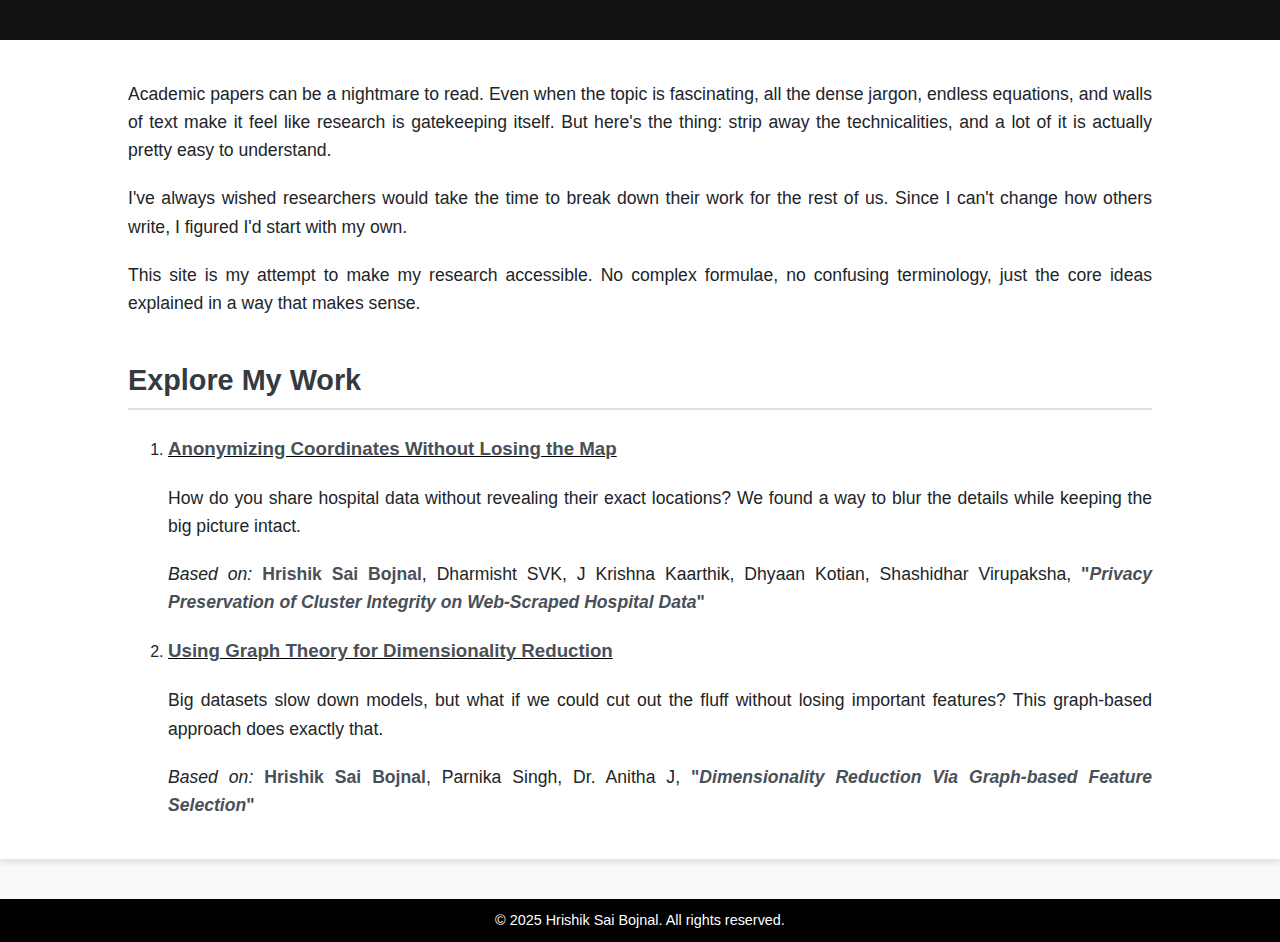
<file: index.html>
<!DOCTYPE html>
<html lang="en">

<head>
    <meta charset="UTF-8">
    <meta name="viewport" content="width=device-width, initial-scale=1.0">
    <meta name="description"
        content="Layman-friendly descriptions of Hrishik Sai Bojnal's published papers on data anonymization and dimensionality reduction.">
    <meta name="keywords"
        content="Hrishik Sai Bojnal, research, data anonymization, dimensionality reduction, graph theory, privacy, clustering">
    <meta name="author" content="Hrishik Sai Bojnal">
    <title>Unpacking My Research For Everyone</title>
    <link rel="stylesheet" href="styles.css">

    <meta property="og:title" content="Unpacking My Research For Everyone">
    <meta property="og:description"
        content="Layman-friendly descriptions of Hrishik Sai Bojnal's published papers on data anonymization and dimensionality reduction.">
    <meta property="og:type" content="website">
    <meta property="og:url" content="http://fringewidth.github.io/papers">
    <meta property="og:image" content="http://fringewidth.github.io/papers/img/hero-image.jpg">
</head>

<body>
    <header class="hero">
        <h1 style="display: none;">Unpacking My Research for Everyone</h1>
    </header>
    <main>
        <section>
            <p>Academic papers can be a nightmare to read. Even when the topic is fascinating, all the dense jargon,
                endless equations, and walls of text make it feel like research is gatekeeping itself. But here's the
                thing: strip away the technicalities, and a lot of it is actually pretty easy to understand.</p>
            <p>I've always wished researchers would take the time to break down their work for the rest of us. Since I
                can't change how others write, I figured I'd start with my own. </p>
            <p>This site is my attempt to make my
                research accessible. No complex formulae, no confusing terminology, just the core ideas explained in a
                way that makes sense.</p>

        </section>
        <section>
            <h2>Explore My Work</h2>
            <ol>
                <li>
                    <h3>
                        <a href="./Anonymize-Hospital-Locations.html">
                            <strong>Anonymizing Coordinates Without Losing the Map</strong></a>
                    </h3>
                    <p>How do you share hospital data without revealing their exact locations? We found a way to blur
                        the details while keeping the big picture intact.</p>
                    <p><em>Based on: </em> <strong>Hrishik Sai Bojnal</strong>, Dharmisht SVK, J Krishna Kaarthik,
                        Dhyaan
                        Kotian, Shashidhar Virupaksha, <strong>"<cite>Privacy Preservation of Cluster Integrity on
                                Web-Scraped Hospital Data</cite>"</strong></p>
                </li>
                <li>
                    <h3>
                        <a href="./Graph-Theory-Dimensionality-Reduction.html">
                            <strong>Using Graph Theory for Dimensionality Reduction</strong></a>
                    </h3>

                    <p>Big datasets slow down models, but what if we could cut out the fluff without losing important
                        features? This graph-based approach does exactly that.</p>
                    <p><em>Based on:</em> <strong>Hrishik Sai Bojnal</strong>, Parnika Singh, Dr. Anitha J,
                        <strong>"<cite>Dimensionality Reduction Via Graph-based Feature
                                Selection</cite>"</strong>
                    </p>
                </li>
            </ol>
        </section>
    </main>

    <footer>
        <p>&copy; 2025 Hrishik Sai Bojnal. All rights reserved.</p>
    </footer>
</body>

</html>
</file>
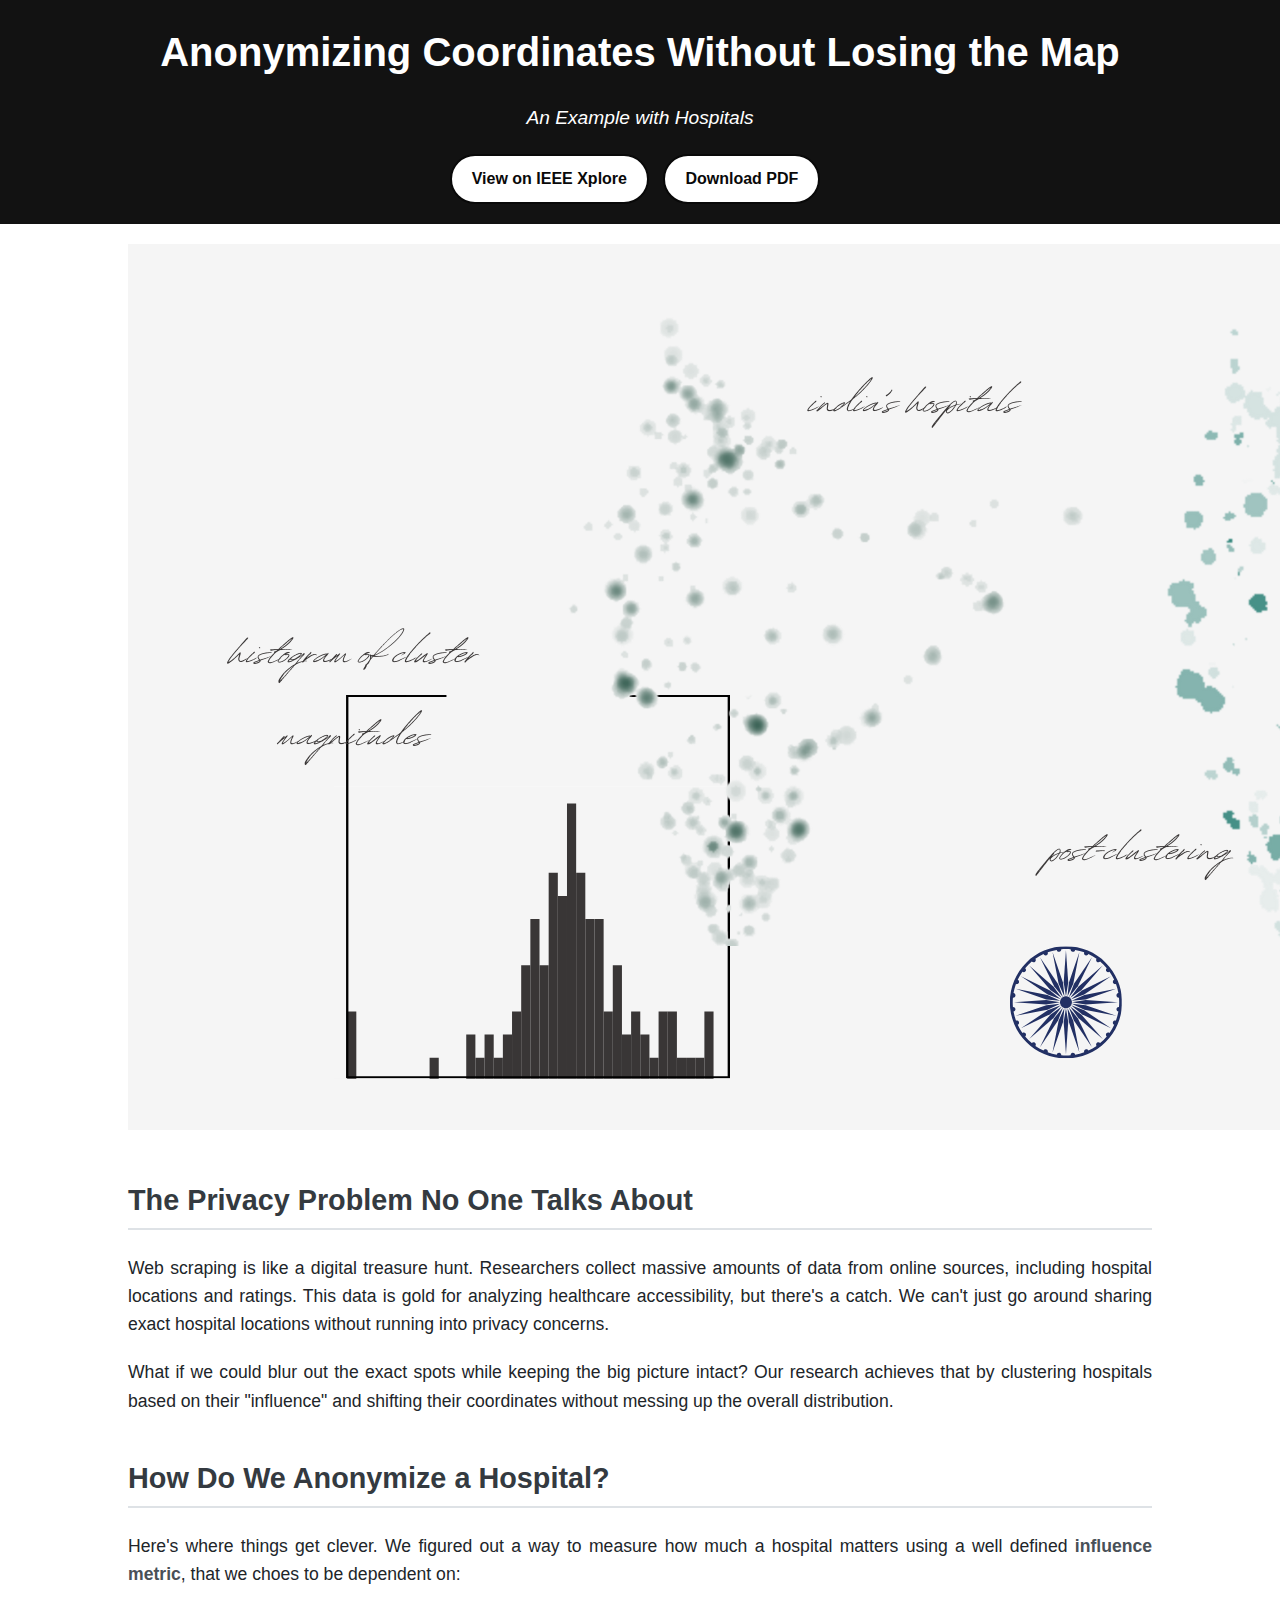
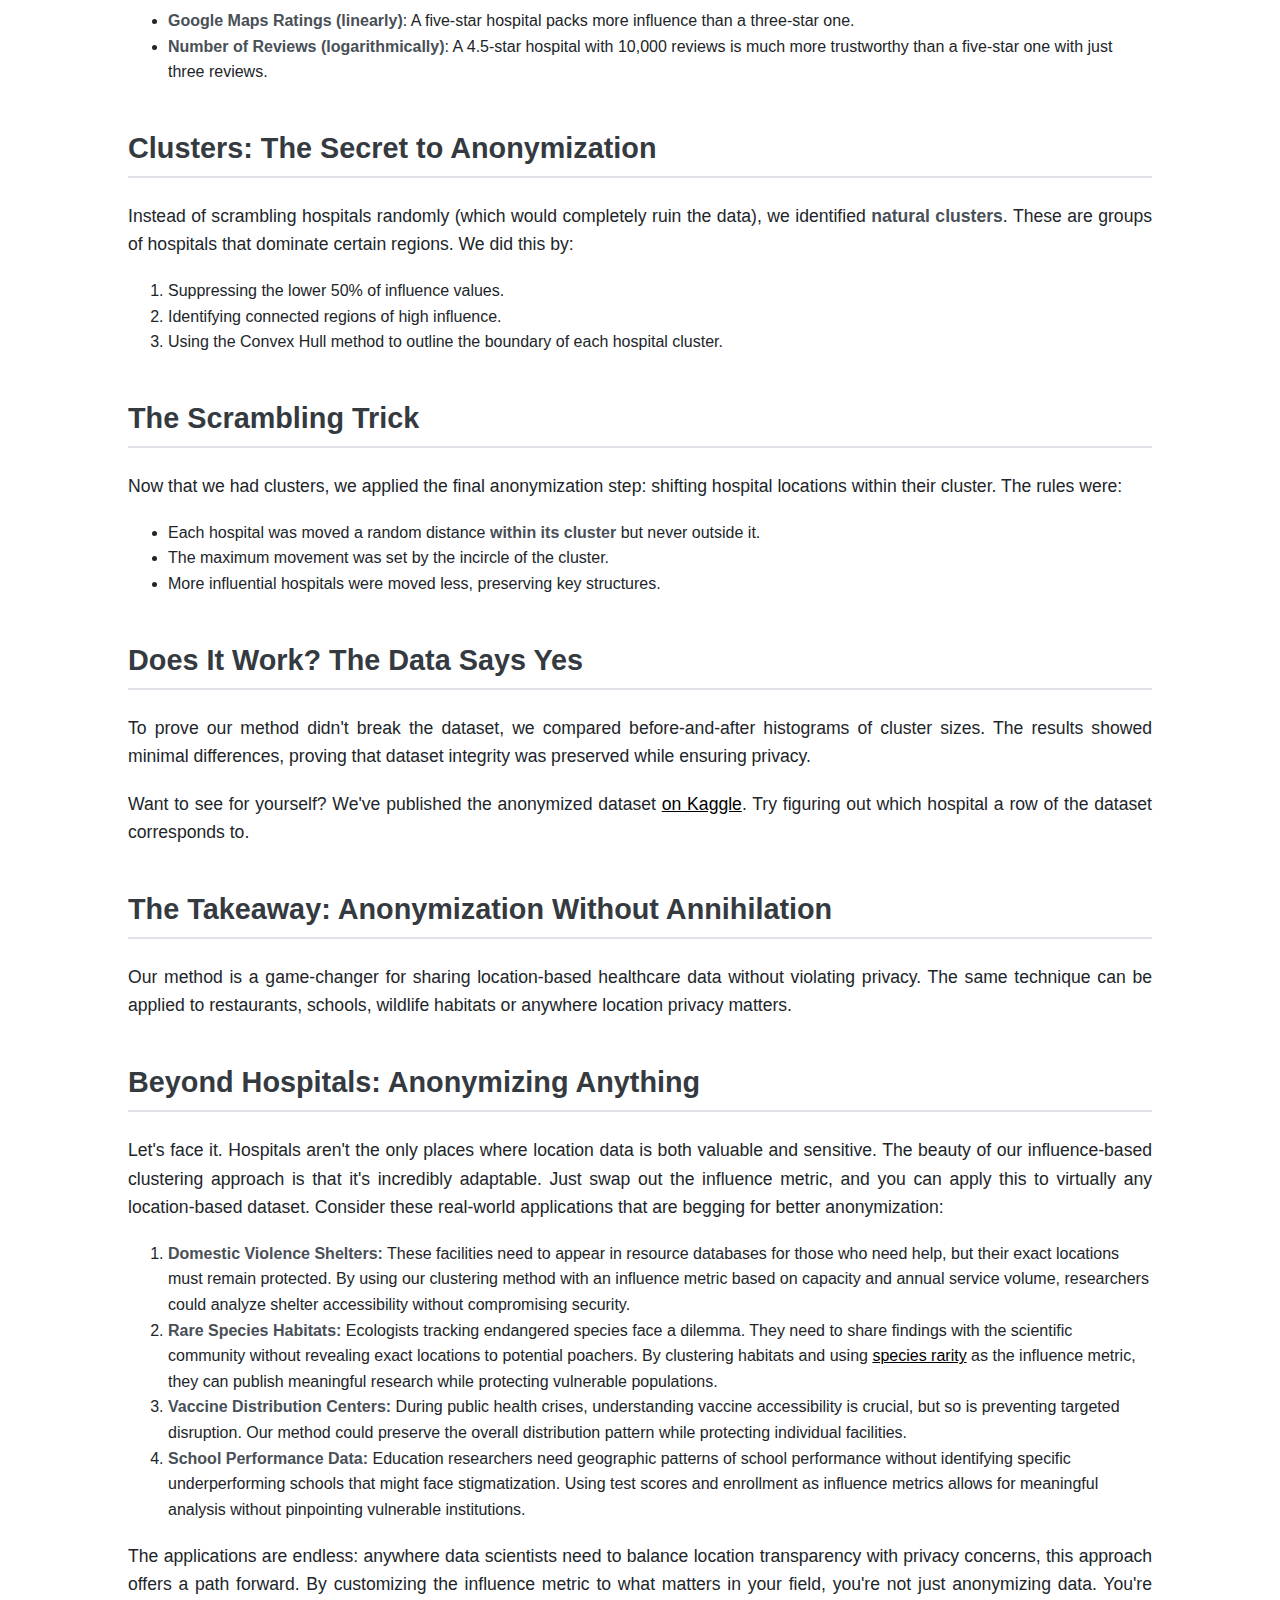
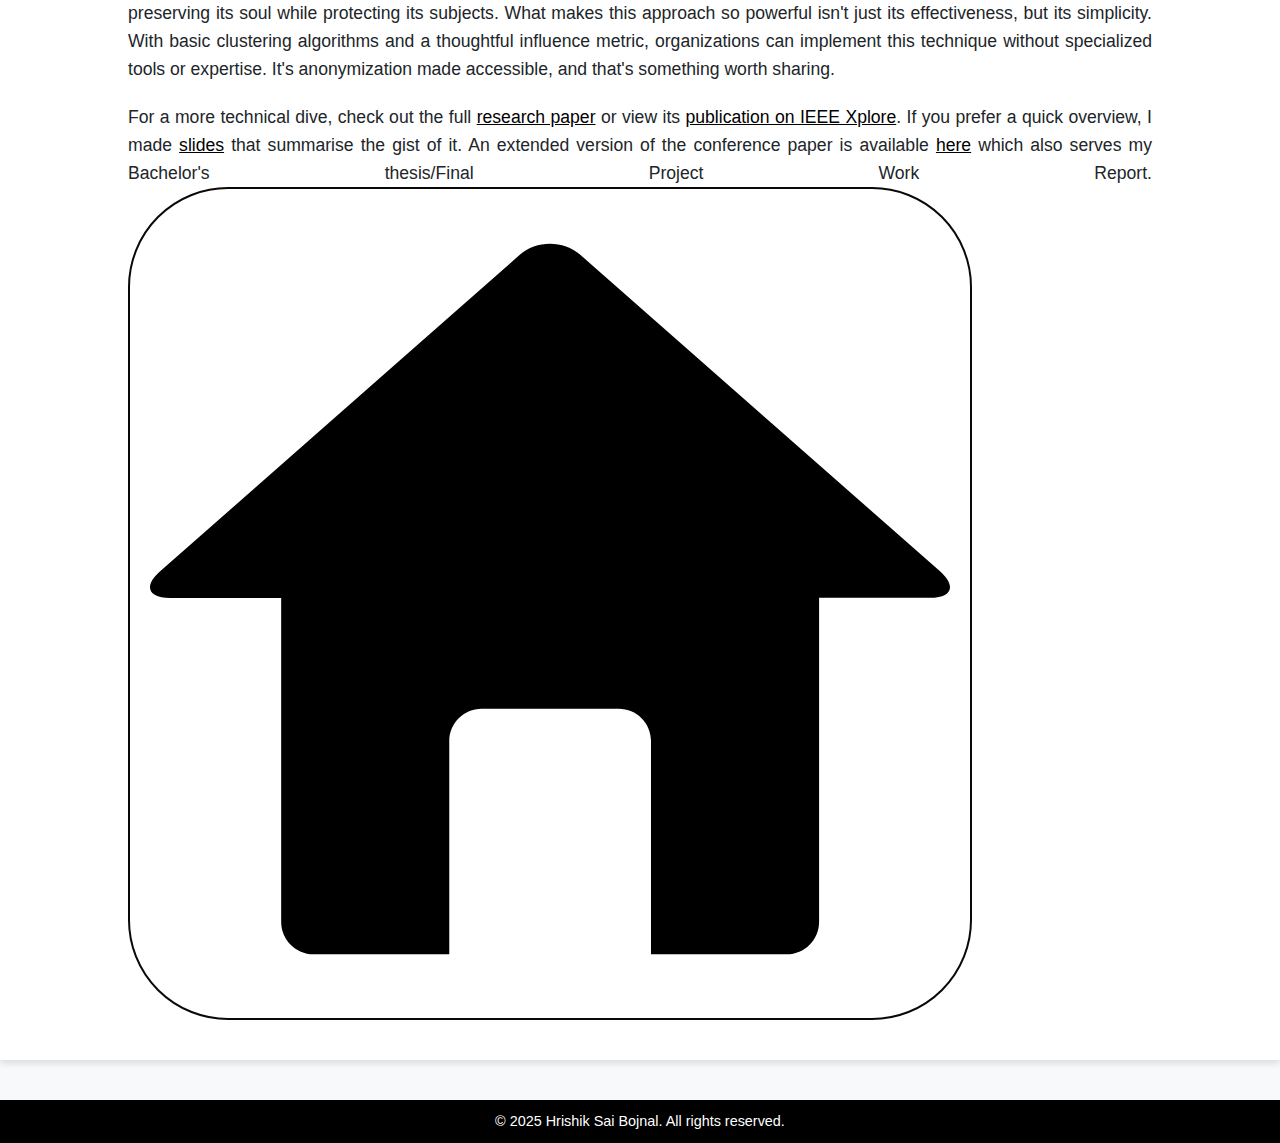
<file: Anonymize-Hospital-Locations.html>
<!DOCTYPE html>
<html lang="en">

<head>
    <meta charset="UTF-8">
    <meta name="viewport" content="width=device-width, initial-scale=1.0">
    <meta name="description"
        content="Explore how hospital locations can be anonymized without losing valuable geographic data using influence-based clustering.">
    <meta name="keywords" content="data anonymization, hospital data, location privacy, clustering, influence mapping">
    <meta name="author" content="Hrishik Sai Bojnal">
    <title>Scrambling Coordinates Without Losing the Map</title>
    <link rel="stylesheet" href="styles.css">
</head>

<body>
    <header>
        <h1>Anonymizing Coordinates Without Losing the Map</h1>
        <p class="subtitle">An Example with Hospitals</p>

        <div class="buttons">
            <a href="https://ieeexplore.ieee.org/document/10958977/" target="_blank" class="standing button">View on
                IEEE
                Xplore</a>
            <a href="./pdf/Privacy_Preservation_of_Cluster_Integrity_on_Web-Scraped_Hospital_Data.pdf" target="_blank"
                class="standing button">Download PDF</a>
        </div>
    </header>

    <main>
        <section>
            <img src="./img/anonymizing-hospitals.png" alt="Anonymize locations of anything by clustering">
            <h2>The Privacy Problem No One Talks About</h2>
            <p>Web scraping is like a digital treasure hunt. Researchers collect massive amounts of data from online
                sources, including hospital locations and ratings. This data is gold for analyzing healthcare
                accessibility, but there's a catch. We can't just go around sharing exact hospital locations without
                running into privacy concerns.</p>
            <p>What if we could blur out the exact spots while keeping the big picture intact? Our research achieves
                that by clustering hospitals based on their "influence" and shifting their coordinates without messing
                up the overall distribution.</p>
        </section>

        <section>
            <h2>How Do We Anonymize a Hospital?</h2>
            <p>Here's where things get clever. We figured out a way to measure how much a hospital matters using a well
                defined <strong>influence metric</strong>, that we choes to be dependent on:</p>
            <ul>
                <li><strong>Google Maps Ratings (linearly)</strong>: A five-star hospital packs more influence than a
                    three-star one.</li>
                <li><strong>Number of Reviews (logarithmically)</strong>: A 4.5-star hospital with 10,000 reviews is
                    much more trustworthy than a five-star one with just three reviews.</li>
            </ul>
        </section>

        <section>
            <h2>Clusters: The Secret to Anonymization</h2>
            <p>Instead of scrambling hospitals randomly (which would completely ruin the data), we identified
                <strong>natural clusters</strong>. These are groups of hospitals that dominate certain regions. We did
                this by:
            </p>
            <ol>
                <li>Suppressing the lower 50% of influence values.</li>
                <li>Identifying connected regions of high influence.</li>
                <li>Using the Convex Hull method to outline the boundary of each hospital cluster.</li>
            </ol>
        </section>

        <section>
            <h2>The Scrambling Trick</h2>
            <p>Now that we had clusters, we applied the final anonymization step: shifting hospital locations within
                their cluster. The rules were:</p>
            <ul>
                <li>Each hospital was moved a random distance <strong>within its cluster</strong> but never outside it.
                </li>
                <li>The maximum movement was set by the incircle of the cluster.</li>
                <li>More influential hospitals were moved less, preserving key structures.</li>
            </ul>
        </section>

        <section>
            <h2>Does It Work? The Data Says Yes</h2>
            <p>To prove our method didn't break the dataset, we compared before-and-after histograms of cluster sizes.
                The results showed minimal differences, proving that dataset integrity was preserved while ensuring
                privacy.</p>

            <p>Want to see for yourself? We've published the anonymized dataset
                <a href="https://www.kaggle.com/datasets/fringewidth/hospitals-in-india/data" target="_blank">on
                    Kaggle</a>.
                Try figuring out which hospital a row of the dataset corresponds to.
            </p>
        </section>


        <section>
            <h2>The Takeaway: Anonymization Without Annihilation</h2>
            <p>Our method is a game-changer for sharing location-based healthcare data without violating privacy. The
                same technique can be applied to restaurants, schools, wildlife habitats or anywhere location
                privacy matters.</p>

        </section>

        <section>
            <h2>Beyond Hospitals: Anonymizing Anything</h2>
            <p>

                Let's face it. Hospitals aren't the only places where location data is both valuable and sensitive. The
                beauty of our influence-based clustering approach is that it's incredibly adaptable. Just swap out the
                influence metric, and you can apply this to virtually any location-based dataset.
                Consider these real-world applications that are begging for better anonymization:
            <ol>
                <li>
                    <strong>Domestic Violence Shelters:</strong> These facilities need to appear in resource databases
                    for
                    those
                    who need help,
                    but their exact locations must remain protected. By using our clustering method with an influence
                    metric
                    based on capacity and annual service volume, researchers could analyze shelter accessibility without
                    compromising
                    security.
                </li>
                <li>
                    <strong>Rare Species Habitats:</strong> Ecologists tracking endangered species face a dilemma. They
                    need
                    to
                    share findings
                    with the scientific community without revealing exact locations to potential poachers. By clustering
                    habitats and using <a href="https://borisleroy.com/en/research/rarity-indices">species rarity</a> as
                    the influence metric, they can publish
                    meaningful research
                    while
                    protecting vulnerable populations.
                </li>
                <li>
                    <strong>Vaccine Distribution Centers:</strong> During public health crises, understanding vaccine
                    accessibility is
                    crucial, but so is preventing targeted disruption. Our method could preserve the overall
                    distribution
                    pattern
                    while protecting individual facilities.
                </li>
                <li>
                    <strong>School Performance Data:</strong> Education researchers need geographic patterns of school
                    performance without
                    identifying specific underperforming schools that might face stigmatization. Using test scores and
                    enrollment as influence metrics allows for meaningful analysis without pinpointing vulnerable
                    institutions.
                </li>
            </ol>
            <p>
                The applications are endless: anywhere data scientists need to balance location transparency with
                privacy
                concerns, this approach offers a path forward. By customizing the influence metric to what matters in
                your
                field, you're not just anonymizing data. You're preserving its soul while protecting its subjects.
                What makes this approach so powerful isn't just its effectiveness, but its simplicity. With basic
                clustering
                algorithms and a thoughtful influence metric, organizations can implement this technique without
                specialized
                tools or expertise. It's anonymization made accessible, and that's something worth sharing.
            </p>
            </p>
        </section>
        <p>
            For a more technical dive, check out the full
            <a href="./pdf/Privacy_Preservation_of_Cluster_Integrity_on_Web-Scraped_Hospital_Data.pdf"
                target="_blank">research paper</a>
            or view its
            <a href="https://ieeexplore.ieee.org/document/10958977/" target="_blank">publication on IEEE Xplore</a>.
            If you prefer a quick overview, I made
            <a href="./pdf/Privacy_Preservation_of_Cluster_Integrity_on_Web-Scraped_Hospital_Data_SLIDES.pdf"
                target="_blank">slides</a> that summarise the gist of it.
            An extended version of the conference paper is available <a href="./pdf/bachelor-thesis.pdf"
                target="_blank">here</a> which also serves my Bachelor's thesis/Final Project Work Report.

            <a href="./index.html" class="rounded-square floating button" title="Go to index"><img
                    src="img/icons/home-button.svg" alt="Go to index"></a>
        </p>
    </main>

    <footer>
        <p>&copy; 2025 Hrishik Sai Bojnal. All rights reserved.</p>
    </footer>
</body>

</html>
</file>
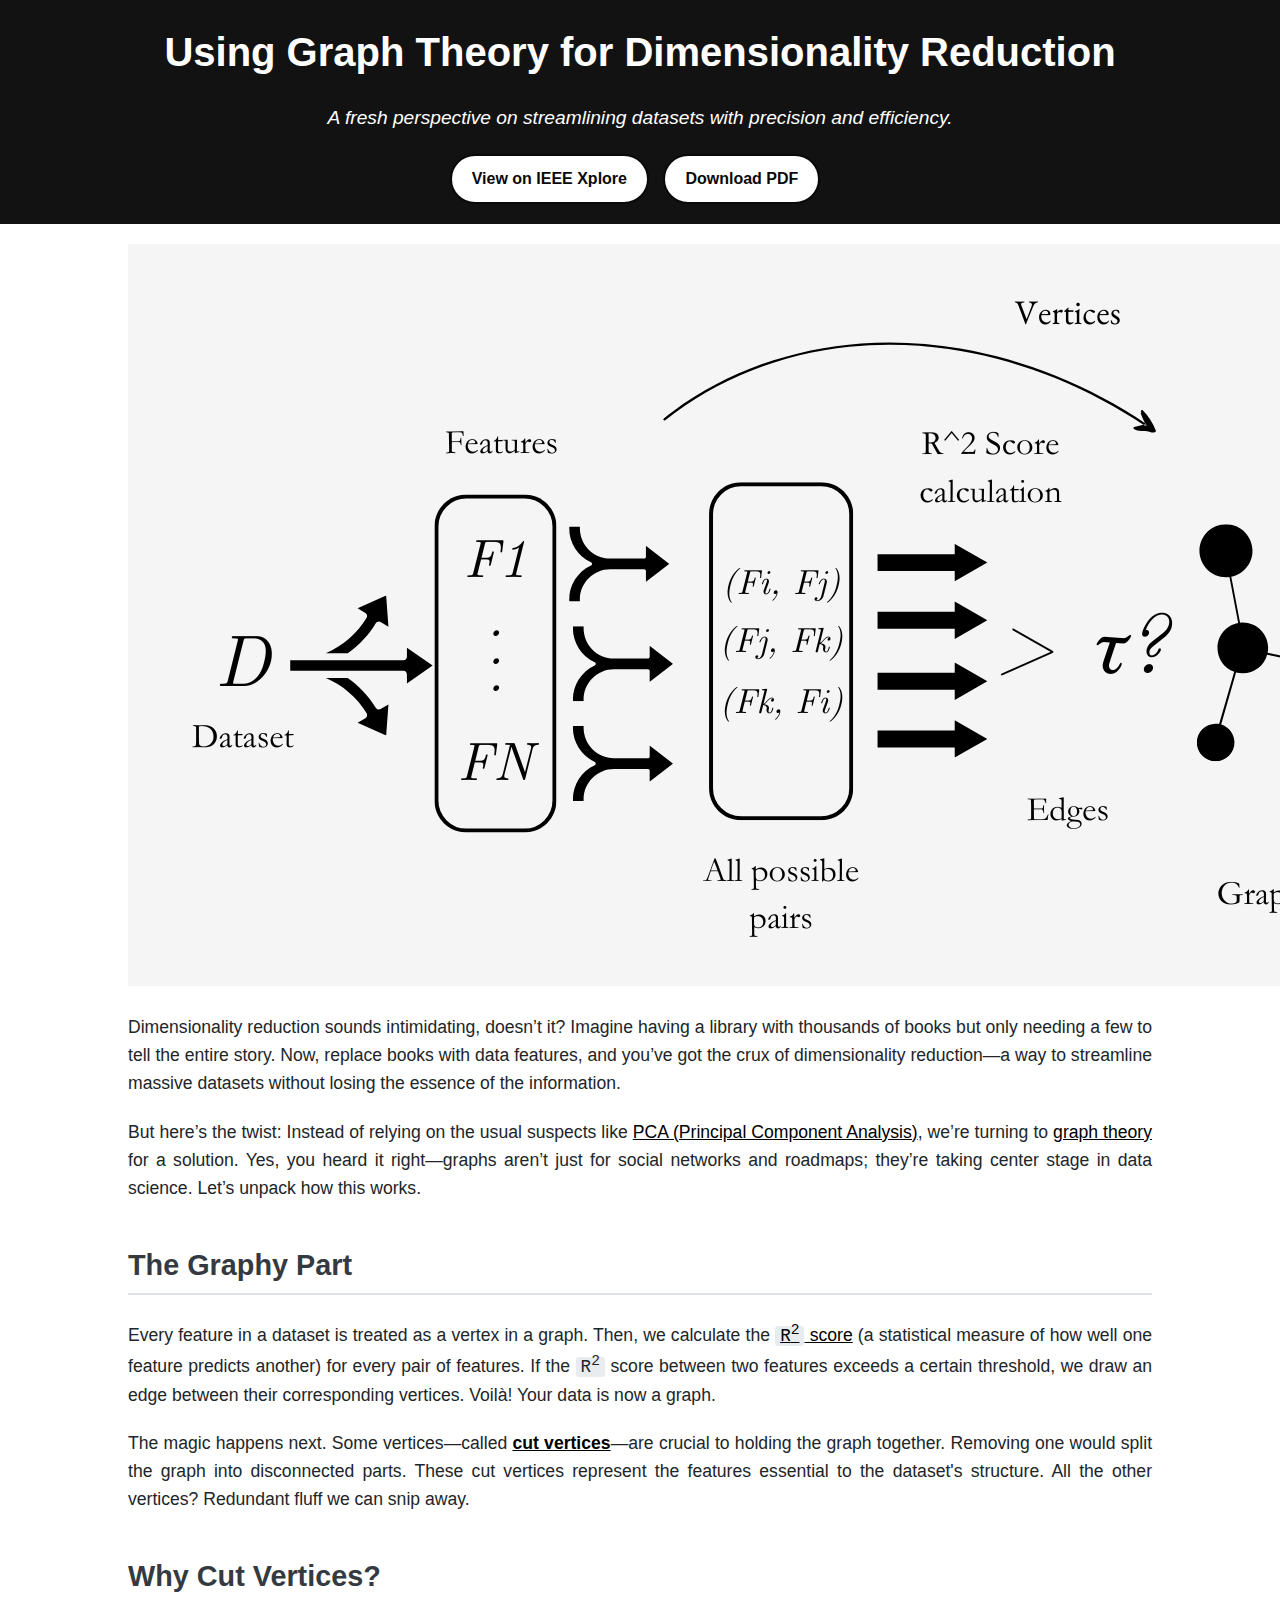
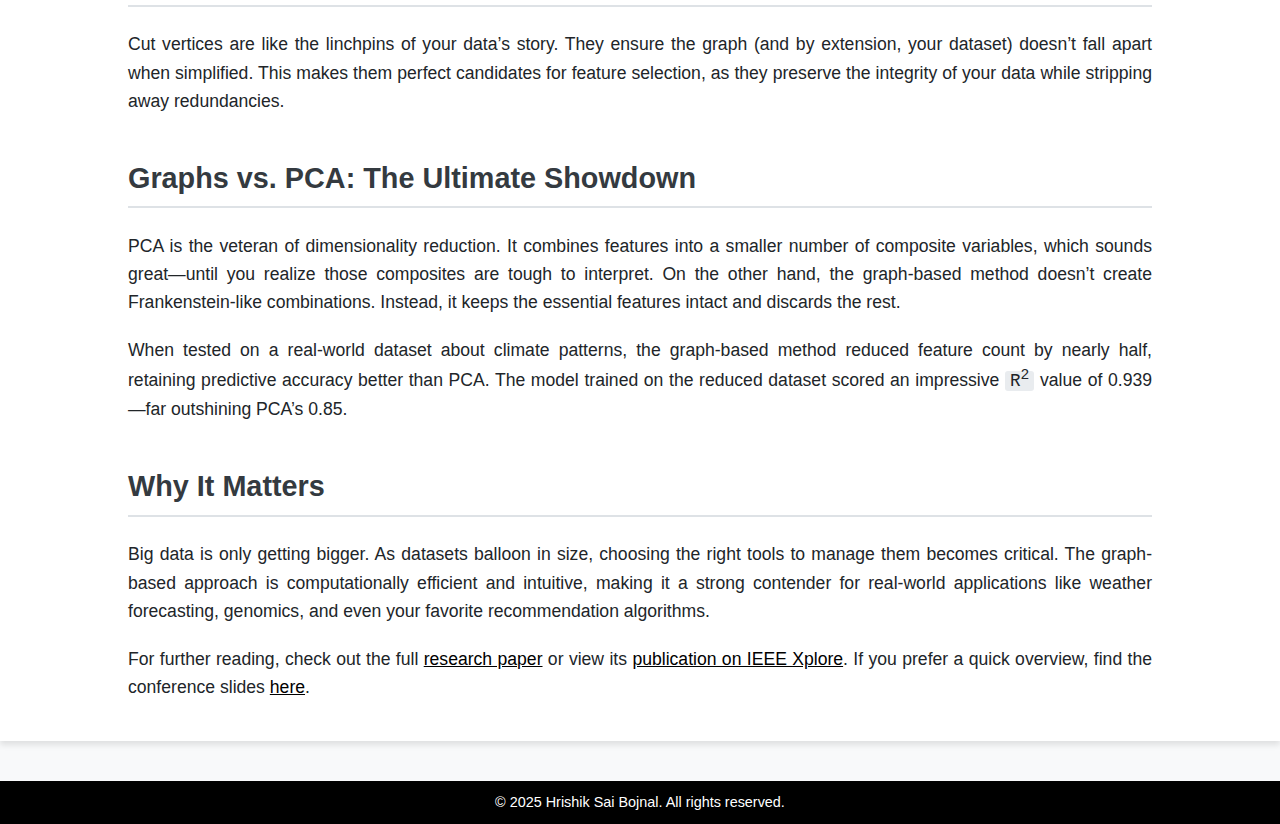
<file: Graph-Theory-Dimensionality-Reduction.html>
<!DOCTYPE html>
<html lang="en">

<head>
    <meta charset="UTF-8">
    <meta name="viewport" content="width=device-width, initial-scale=1.0">
    <meta name="description"
        content="Explore how graph theory revolutionizes dimensionality reduction by modeling dataset features as a graph to streamline big data efficiently.">
    <meta name="keywords"
        content="graph theory, dimensionality reduction, data science, machine learning, feature selection, PCA alternative">
    <meta name="author" content="Hrishik Sai Bojnal">
    <meta name="google-site-verification" content="ROR3XXyRauPsVJs2Usq4wNUO0MBo3HpscXT4inpTAww" />
    <title>Using Graph Theory for Dimensionality Reduction</title>
    <link rel="stylesheet" href="styles.css">
</head>

<body>
    <header>
        <h1>Using Graph Theory for Dimensionality Reduction</h1>
        <p class="subtitle">A fresh perspective on streamlining datasets with precision and efficiency.</p>

        <div class="buttons">
            <a href="https://ieeexplore.ieee.org/document/10817068/" target="_blank" class="button">View on IEEE
                Xplore</a>
            <a href="./pdf/Dimensionality_Reduction_via_Graph-based_Feature_Selection.pdf" target="_blank"
                class="button">Download PDF</a>
        </div>
    </header>

    <main>
        <img src="./img/the-graph-theory-solution.png" alt="Flowchart of the graph theory solution">
        <section>
            <p>Dimensionality reduction sounds intimidating, doesn’t it? Imagine having a library with thousands of
                books but only needing a few to tell the entire story. Now, replace books with data features, and you’ve
                got the crux of dimensionality reduction—a way to streamline massive datasets without losing the essence
                of the information.</p>
            <p>But here’s the twist: Instead of relying on the usual suspects like <a
                    href="https://en.wikipedia.org/wiki/Principal_component_analysis" target="_blank">PCA (Principal
                    Component Analysis)</a>,
                we’re turning to <a href="https://en.wikipedia.org/wiki/Graph_theory" target="_blank">graph theory</a>
                for a solution. Yes, you heard it right—graphs aren’t just for social
                networks and roadmaps; they’re taking center stage in data science. Let’s unpack how this works.</p>
        </section>

        <section>
            <h2>The Graphy Part</h2>
            <p>Every feature in a dataset is treated as a vertex in a graph. Then, we calculate the <a
                    href="https://en.wikipedia.org/wiki/Coefficient_of_determination" target="_blank">
                    <span class="math">R<sup>2</sup></span> score</a> (a statistical measure of how well one feature
                predicts
                another) for every pair of features. If the <span class="math">R<sup>2</sup></span> score between two
                features exceeds a certain threshold, we draw an edge between their corresponding vertices. Voilà! Your
                data is now a graph.
            </p>
            <p>The magic happens next. Some vertices—called <strong><a
                        href="https://mathworld.wolfram.com/VertexCut.html" target="_blank">cut
                        vertices</a></strong>—are crucial to holding the
                graph together. Removing one would split the graph into disconnected parts. These cut vertices represent
                the features essential to the dataset's structure. All the other vertices? Redundant fluff we can snip
                away.</p>
        </section>

        <section>
            <h2>Why Cut Vertices?</h2>
            <p>Cut vertices are like the linchpins of your data’s story. They ensure the graph (and by extension, your
                dataset) doesn’t fall apart when simplified. This makes them perfect candidates for feature selection,
                as they preserve the integrity of your data while stripping away redundancies.</p>
        </section>

        <section>
            <h2>Graphs vs. PCA: The Ultimate Showdown</h2>
            <p>PCA is the veteran of dimensionality reduction. It combines features into a smaller number of composite
                variables, which sounds great—until you realize those composites are tough to interpret. On the other
                hand, the graph-based method doesn’t create Frankenstein-like combinations. Instead, it keeps the
                essential features intact and discards the rest.</p>
            <p>When tested on a real-world dataset about climate patterns, the graph-based method reduced feature count
                by nearly half, retaining predictive accuracy better than PCA. The model trained on the reduced dataset
                scored an impressive <span class="math">R<sup>2</sup></span> value of 0.939—far outshining PCA’s 0.85.
            </p>
        </section>

        <section>
            <h2>Why It Matters</h2>
            <p>Big data is only getting bigger. As datasets balloon in size, choosing the right tools to manage them
                becomes critical. The graph-based approach is computationally efficient and intuitive, making it a
                strong contender for real-world applications like weather forecasting, genomics, and even your favorite
                recommendation algorithms.</p>
        </section>
        <p>For further reading, check out the full <a
                href="./pdf/Dimensionality_Reduction_via_Graph-based_Feature_Selection.pdf" target="_blank">research
                paper</a> or view its <a href="https://ieeexplore.ieee.org/document/10817068/"
                target="_blank">publication on IEEE Xplore</a>. If you prefer a quick overview, find the conference
            slides
            <a href="./pdf/Dimensionality_Reduction_via_Graph-based_Feature_Selection._SLIDES.pdf" target="_blank">here</a>.
        </p>
    </main>

    <footer>
        <p>&copy; 2025 Hrishik Sai Bojnal. All rights reserved.</p>
    </footer>
</body>

</html>
</file>
<file: styles.css>
body {
  font-family: "Garamond", sans-serif;
  line-height: 1.6;
  margin: 0;
  padding: 0;
  background-color: #f8f9fa;
  color: #212529;
}

header {
  background-color: #121212;
  color: #ffffff;
  padding: 20px 10%;
  text-align: center;
}

header h1 {
  margin: 0;
  font-size: 2.5em;
}

header .subtitle {
  font-size: 1.2em;
  font-style: italic;
}

main {
  padding: 20px 10%;
  max-width: 1200px;
  margin: auto;
  background-color: #ffffff;
  box-shadow: 0 4px 6px rgba(0, 0, 0, 0.1);
}

main h2 {
  font-size: 1.8em;
  margin-top: 40px;
  color: #343a40;
  border-bottom: 2px solid #dee2e6;
  padding-bottom: 5px;
}

main p {
  margin: 20px 0;
  font-size: 1.1em;
  text-align: justify;
}

.buttons {
  margin-top: 20px;
}

.button {
  display: inline-block;
  text-decoration: none;
  color: #090909;
  background-color: #ffffff;
  padding: 10px 20px;
  border-radius: 100px;
  font-size: 1em;
  margin-right: 10px;
  transition: background-color 0.3s, color 0.3s, border-color 0.3s;
  font-weight: bold;
  border: 2px solid #090909;
}

.button:hover {
  background-color: #333333;
  color: #ffffff;
  border-color: #333333;
}

a {
  color: #000000;
}

main .math {
  font-family: "Courier New", Courier, monospace;
  background-color: #e9ecef;
  padding: 0 5px;
  border-radius: 3px;
}

strong {
  font-weight: bold;
  color: #495057;
}

footer {
  background-color: #000000;
  color: #ffffff;
  text-align: center;
  padding: 10px 0;
  margin-top: 40px;
}

footer p {
  margin: 0;
  font-size: 0.9em;
}

@media (max-width: 768px) {
  header {
    padding: 20px 5%;
    text-align: left;
  }

  header h1 {
    font-size: 2em;
  }

  header .subtitle {
    font-size: 1em;
  }

  main {
    padding: 20px 5%;
  }

  main h2 {
    font-size: 1.5em;
  }

  main p {
    font-size: 1em;
  }

  .buttons {
    display: flex;
    justify-content: flex-start;
    gap: 10px;
    margin-top: 20px;
  }

  .button {
    width: auto;
    margin: 0;
    padding: 7px 15px;
  }
}

@media (max-width: 480px) {
  header h1 {
    font-size: 1.5em;
  }

  header .subtitle {
    font-size: 0.9em;
  }

  main h2 {
    font-size: 1.3em;
  }

  main p {
    font-size: 0.9em;
  }

  .buttons {
    display: flex;
    justify-content: flex-start;
    gap: 5px;
    font-size: 0.75rem;
  }
  .button {
    padding: 5px 10px;
  }
}
</file>
